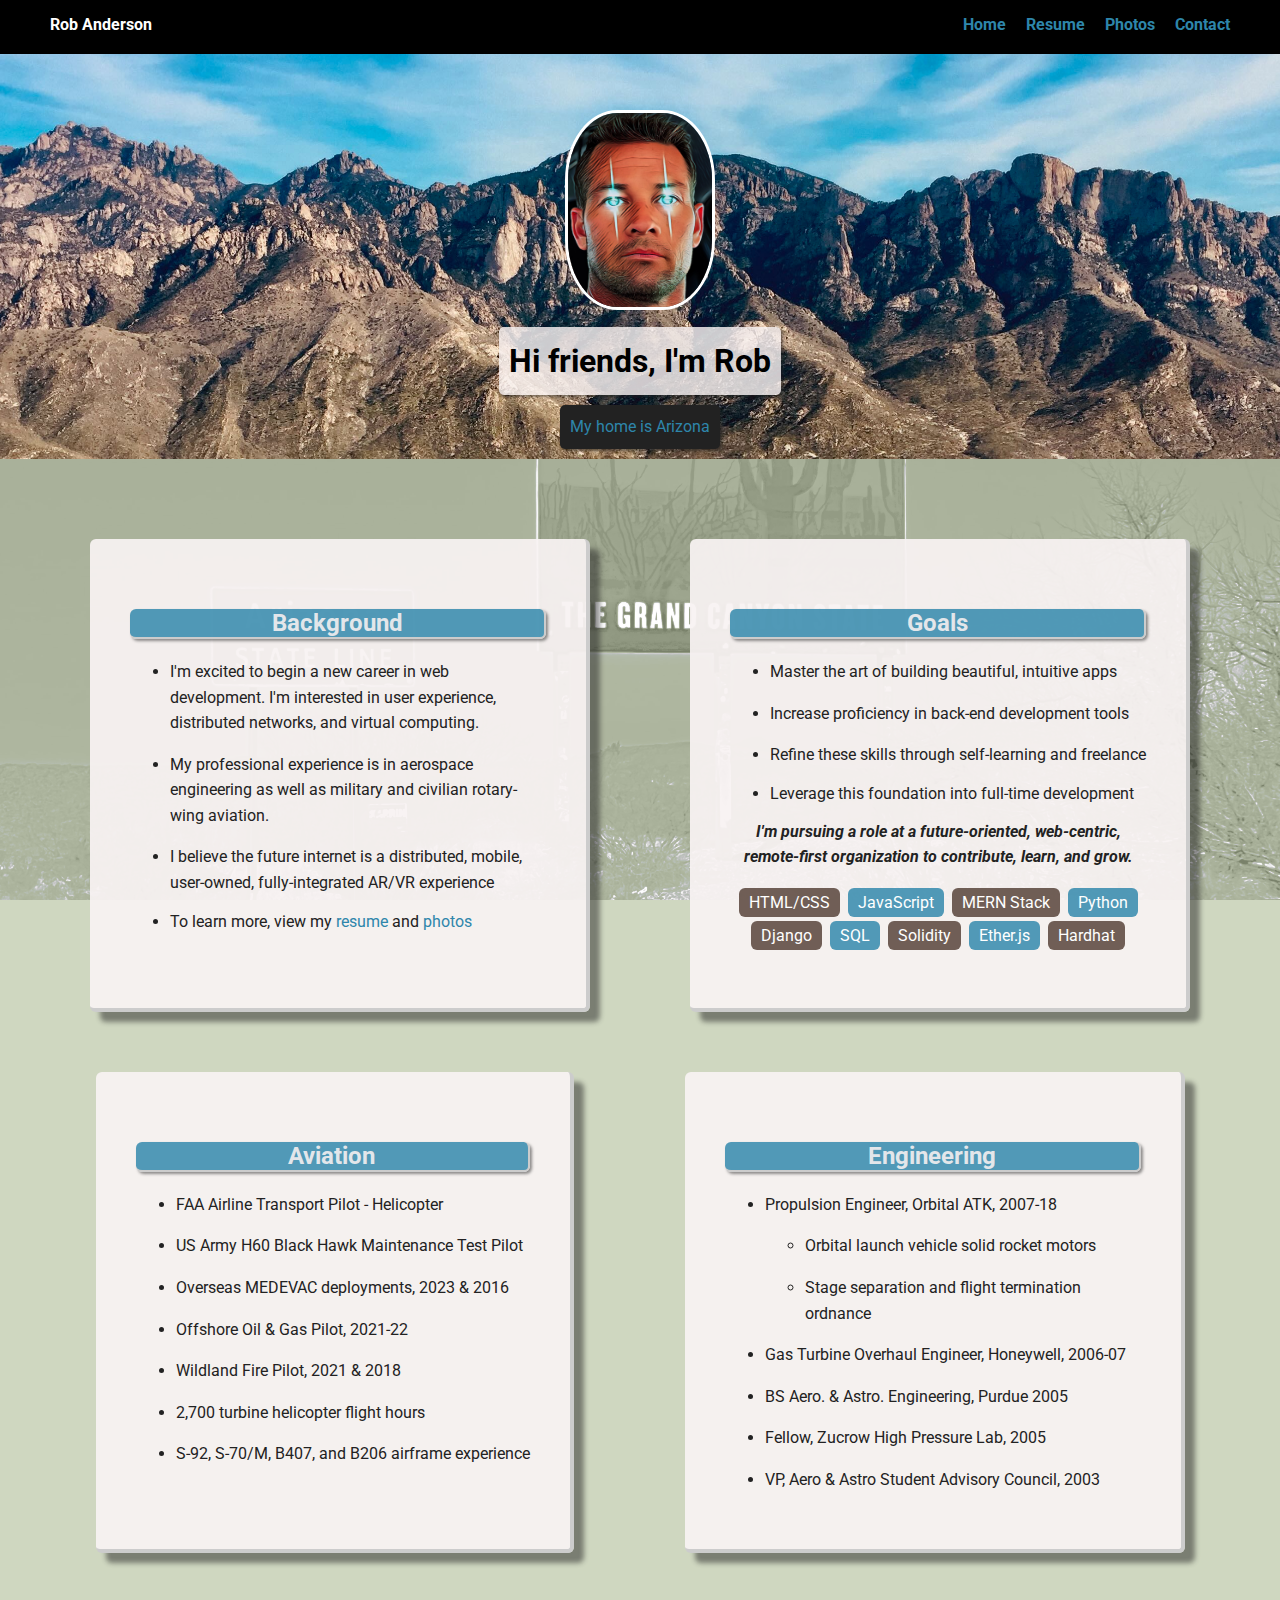
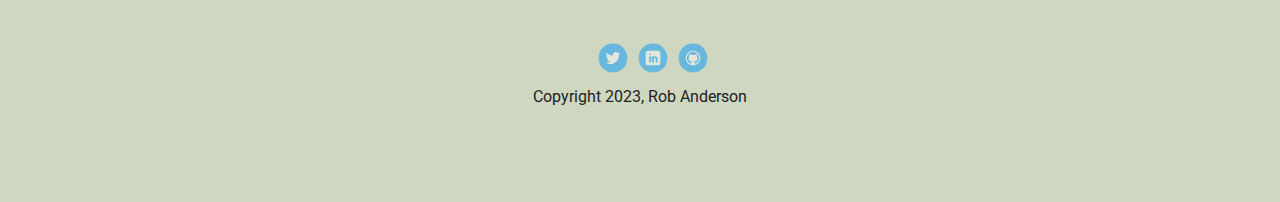
<file: index.html>
<!doctype html>
<html lang="en">
<head>
    <meta charset="utf-8">
    <title>Rob Anderson's Profile</title>
    <meta name="viewport" content="width=device-width, initial-scale=1.0">
    <link rel="stylesheet" href="styles.css">
    <link href="https://fonts.googleapis.com/css?family=Muli%7CRoboto:400,300,500,700,900" rel="stylesheet">
</head>

<body id="index-body">
    <nav class="header-nav">
      <ul class="nav">
        <li class="name">Rob Anderson</li>
        <li><a href="index.html">Home</a></li>
        <li><a href="resume.html">Resume</a></li>
        <li><a href="photos.html">Photos</a></li>
        <li><a href="#contact">Contact</a></li>  
      </ul>
    </nav>

    <header id="index-header">
      <img src="images/headshot.jpeg" alt="sketchy image of Rob" class="profile-image" id="index-profile-image">
      <h1 class="tag">Hi friends, I'm Rob</h1>
      <p class="tag tag-subtext">My home is Arizona</p>
    </header>

    <main>
      <div class="index-flex"> 
        <section class="index-card">
          <h2 class="card-title">Background</h2>
          <ul>
            <li><p>I'm excited to begin a new career in web development.  I'm interested in user experience, distributed networks, and virtual computing.</p></li>
            <li><p>My professional experience is in aerospace engineering as well as military and civilian rotary-wing aviation.</p></li>
            <li><p>I believe the future internet is a distributed, mobile, user-owned, fully-integrated AR/VR experience</p></li>
            <li>To learn more, view my <a href="resume.html">resume</a> and <a href="photos.html">photos</a></li>
          </ul>
        </section> 
        <section class="index-card">
          <h2 class="card-title">Goals</h2>
          <ul class="goals">
            <li><p>Master the art of building beautiful, intuitive apps</p></li>
            <li><p>Increase proficiency in back-end development tools</p></li>
            <li><p>Refine these skills through self-learning and freelance</p></li>
            <li>Leverage this foundation into full-time development</li>
          </ul>
          <p class="mission"><em><strong>I'm pursuing a role at a future-oriented, web-centric, remote-first organization to contribute, learn, and grow.</strong></em></p>
          <ul class="skills">
            <li>HTML/CSS</li> 
            <li>JavaScript</li>
            <li>MERN Stack</li>
            <li>Python</li>
            <li>Django</li>
            <li>SQL</li>
            <li>Solidity</li>
            <li>Ether.js</li>
            <li>Hardhat</li>
          </ul>
        </section> 
      </div>
      <div class="index-flex" id="experience">
        <section class="index-card">
          <h2 class="card-title">Aviation</h2>
          <ul>
            <li><p>FAA Airline Transport Pilot - Helicopter</p></li>
            <li><p>US Army H60 Black Hawk Maintenance Test Pilot</p></li>
            <li><p>Overseas MEDEVAC deployments, 2023 & 2016</p></li>
            <li><p>Offshore Oil & Gas Pilot, 2021-22</p></li>
            <li><p>Wildland Fire Pilot, 2021 & 2018</p></li>
            <li><p>2,700 turbine helicopter flight hours</p></li>
            <li><p>S-92, S-70/M, B407, and B206 airframe experience</p></li>
          </ul>
        </section> 
        <section class="index-card">
          <h2 class="card-title">Engineering</h2>
          <ul class="goals">
            <li><p>Propulsion Engineer, Orbital ATK, 2007-18</p>
              <ul>
                <li><p>Orbital launch vehicle solid rocket motors</p></li>
                <li><p>Stage separation and flight termination ordnance</p></li>
              </ul>
            </li>
            <li><p>Gas Turbine Overhaul Engineer, Honeywell, 2006-07</p></li>
            <li><p>BS Aero. & Astro. Engineering, Purdue 2005</p></li>
            <li><p>Fellow, Zucrow High Pressure Lab, 2005</p></li>
            <li><p>VP, Aero & Astro Student Advisory Council, 2003</p></li>
          </ul>
        </section>  
      </div>
    </main>
    
    <footer>
      <ul id="contact">
        <li><a href="https://twitter.com/RobAnde55808607" target="_blank" class="social twitter">Twitter</a></li>
        <li><a href="https://www.linkedin.com/in/engineer-pilot-rob-anderson" target="_blank" class="social linkedin">LinkedIn</a></li>
        <li><a href="https://github.com/RobAnderson-Dev" target="_blank" class="social github">Github</a></li>
      </ul>
      <p class="copyright">Copyright 2023, Rob Anderson</p>
    </footer>
  </body>
</html>
</file>
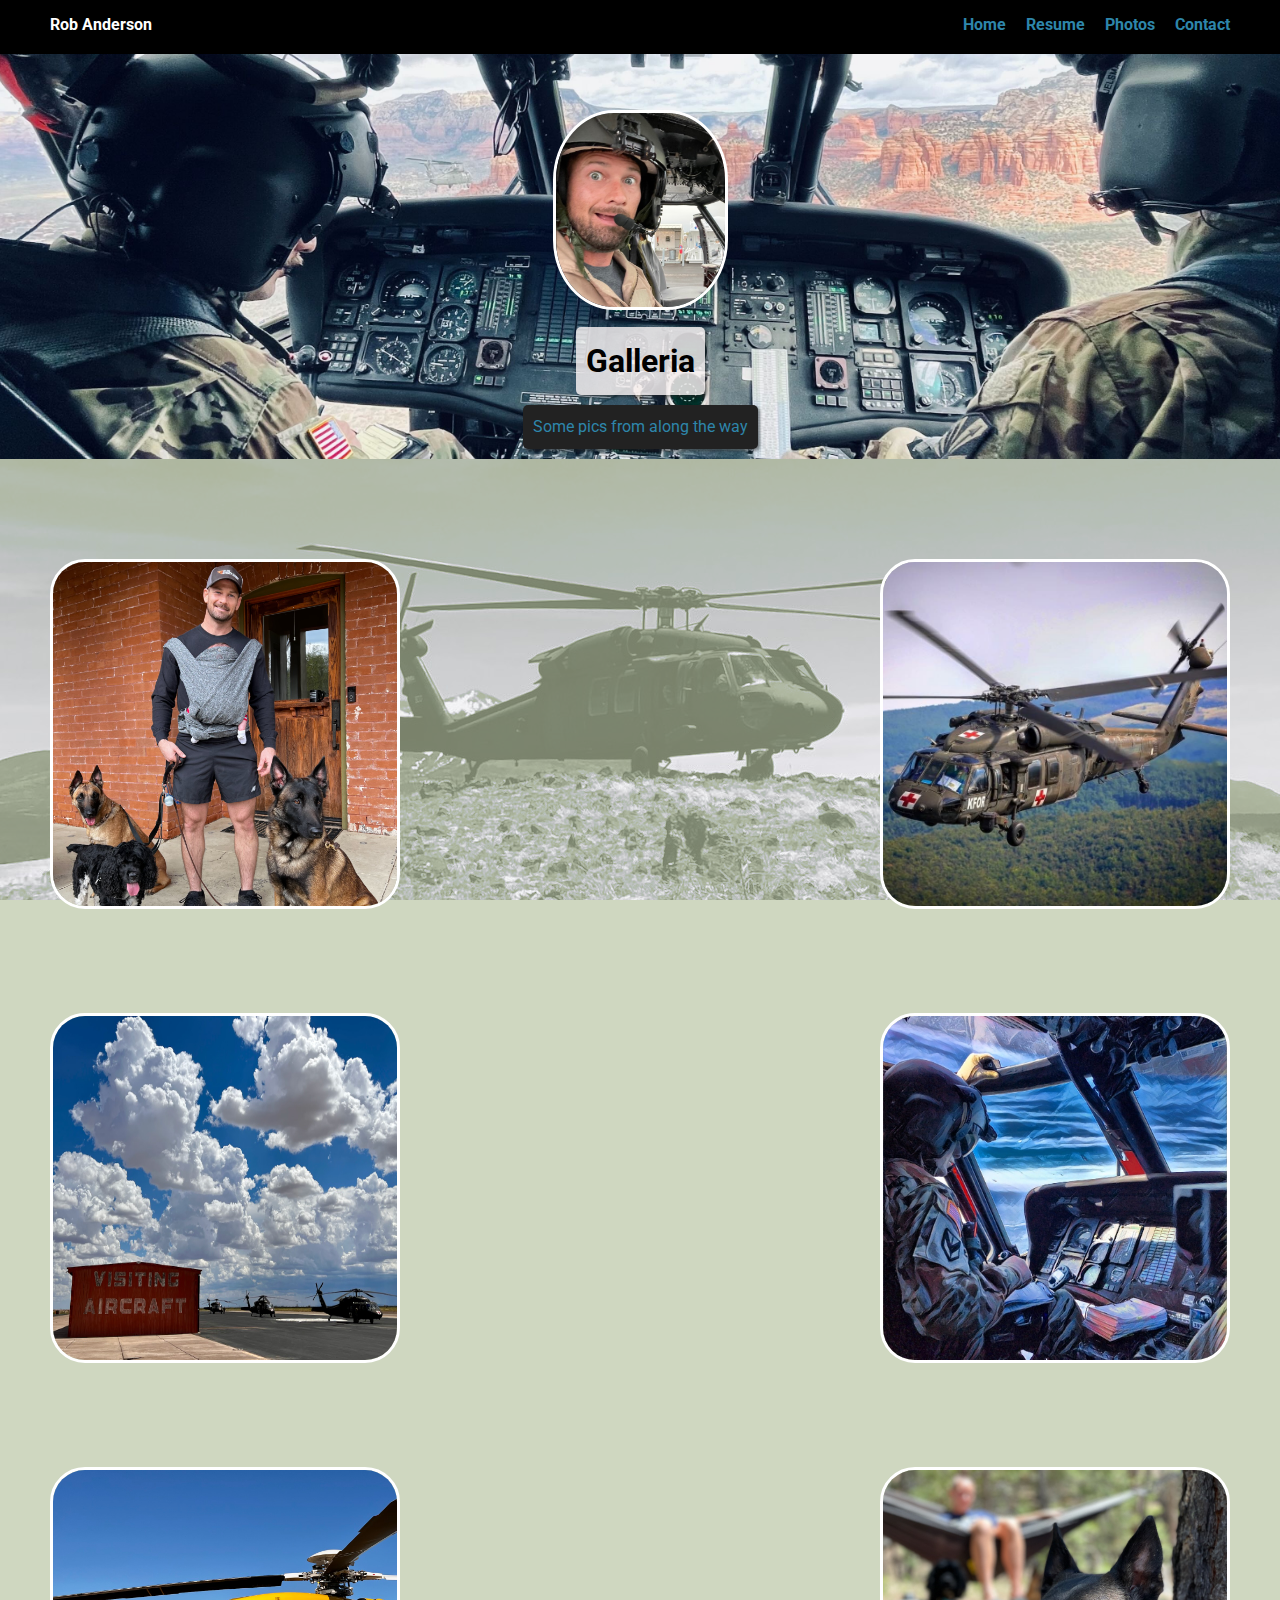
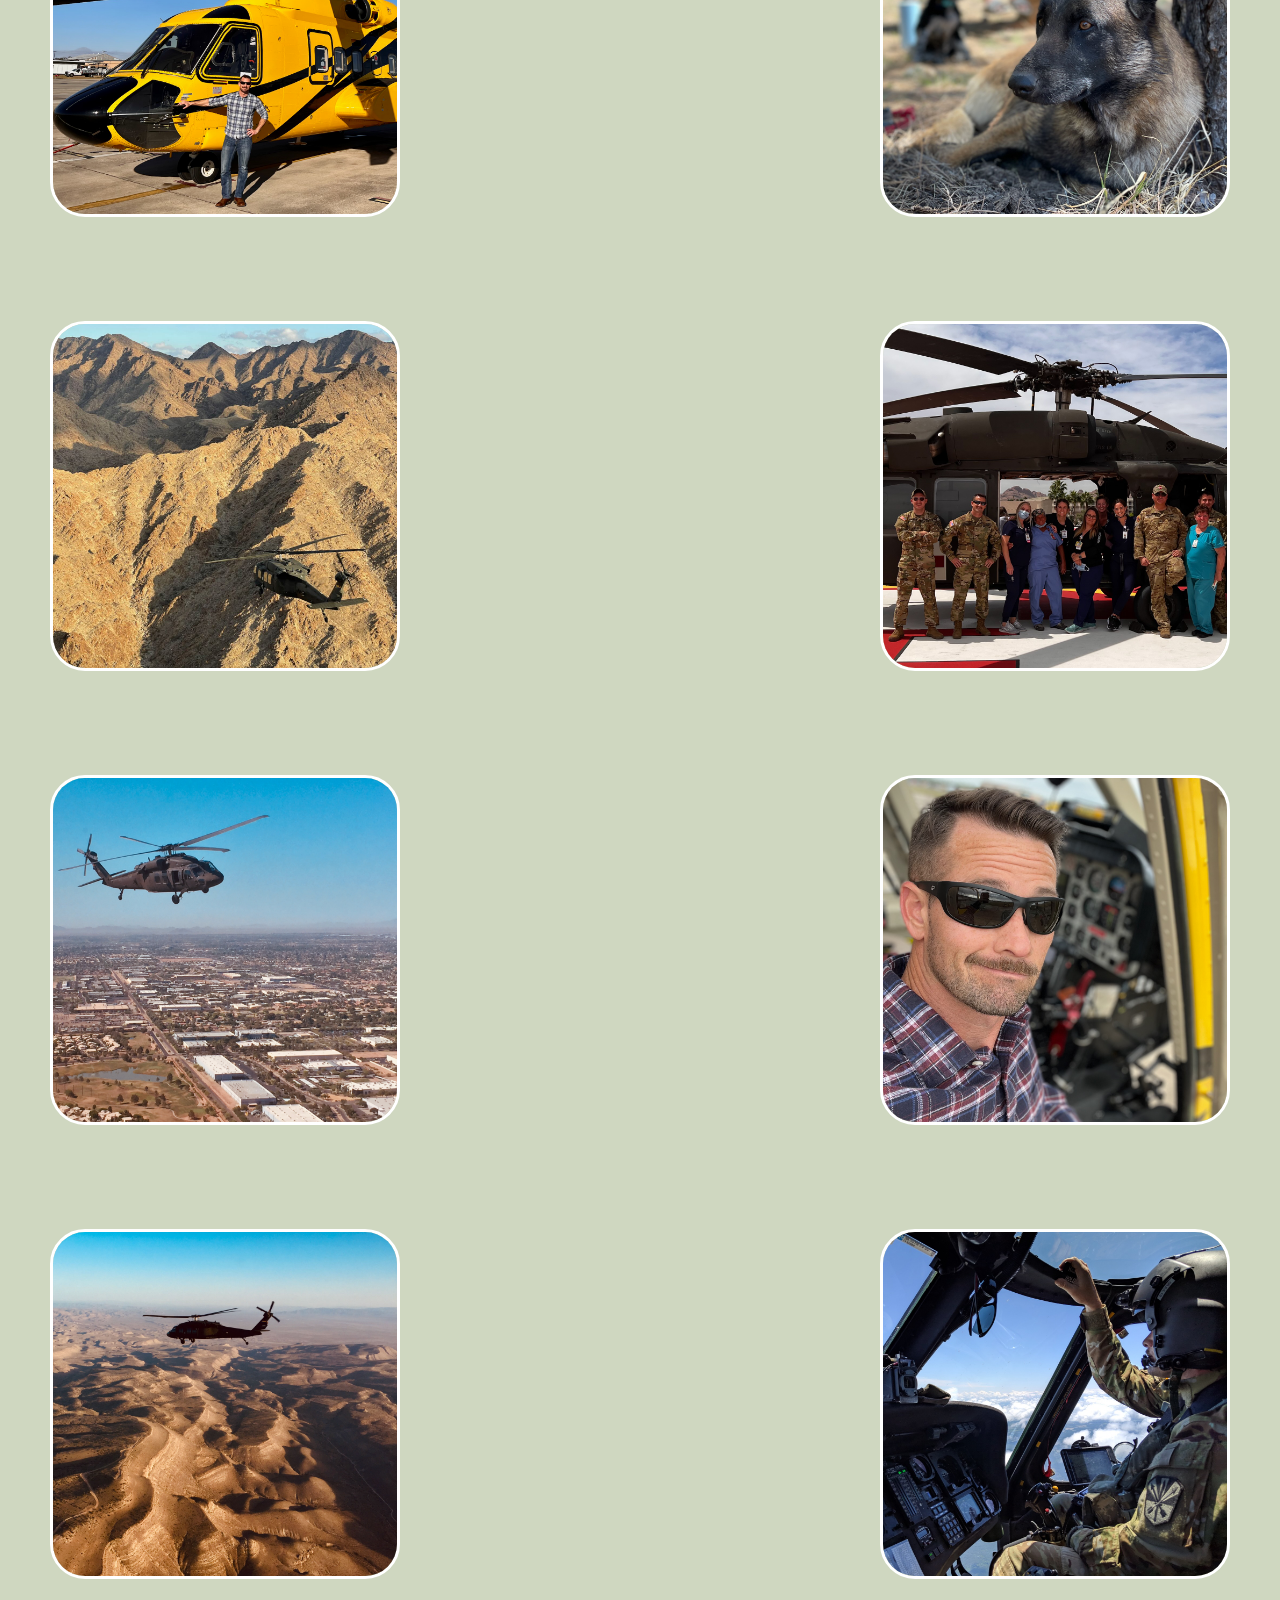
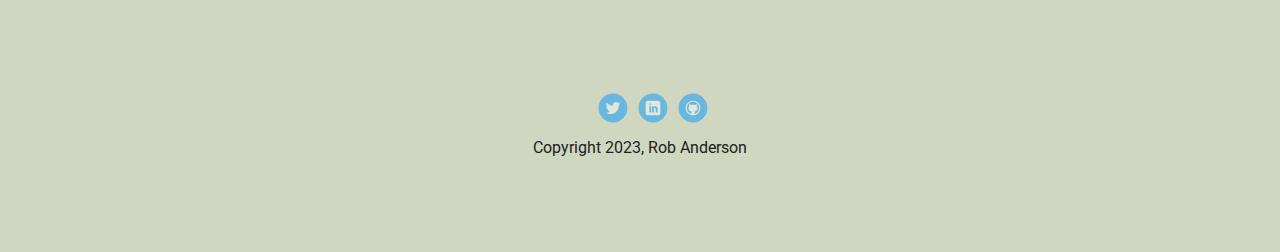
<file: photos.html>
<!doctype html>
<html lang="en">
<head>
    <meta charset="utf-8">
    <title>Rob's Photos</title>
    <meta name="viewport" content="width=device-width, initial-scale=1.0">
    <link rel="stylesheet" href="styles.css">
    <link href="https://fonts.googleapis.com/css?family=Muli%7CRoboto:400,300,500,700,900" rel="stylesheet">
</head>

<body id="photos-body">
    <nav class="header-nav">
        <ul class="nav">
            <li class="name">Rob Anderson</li>
            <li><a href="index.html">Home</a></li>
            <li><a href="resume.html">Resume</a></li>
            <li><a href="photos.html">Photos</a></li>
            <li><a href="#contact">Contact</a></li>
        </ul> 
    </nav>

    <header id="photos-header">
        <img src="images/solo.jpeg" alt="Rob in the cockpit" class="profile-image" id="photos-profile-image">
        <h1 class="tag">Galleria</h1>
        <p class="tag tag-subtext">Some pics from along the way</p>
    </header>

    <main> 
        <div class="photos-flex">
            <div><img class="photo" src="images/walk.jpeg" alt="Rob with baby and dogs"></div>
            <div><img class="photo" src="images/kfor.jpeg" alt="medevac helicopter in kosovo"></div>
            <div><img class="photo" src="images/clouds.jpeg" alt="helicopters on the ramp in Texas"></div>
            <div><img class="photo" src="images/cartoon.jpeg" alt="cartoonish photo of helicopter cockpit"></div>
            <div><img class="photo" src="images/big-yellow.jpeg" alt="Rob in front of S92 helicopter"></div>
            <div><img class="photo" src="images/radar.jpeg" alt="portrait of a belgian malinois"></div>
            <div><img class="photo" src="images/desert-mountains.jpeg" alt="helicopter over desert mountains"></div>
            <div><img class="photo" src="images/hospital.jpeg" alt="helicopter on top of hospital"></div>
            <div><img class="photo" src="images/over-phoenix.jpeg" alt="black hawk helicopter over Phoenix"></div>
            <div><img class="photo" src="images/selfie.jpeg" alt="Rob in Bell 407 helicopter cockpit"></div>
            <div><img class="photo" src="images/desert.jpeg" alt="helicopter over the Arizona desert"></div>
            <div><img class="photo" src="images/on-top.jpeg" alt="Rob flying a helicopter over clouds"></div>
        </div>
    </main>
    
    <footer>
        <ul id="contact">
            <li><a href="https://twitter.com/RobAnde55808607" target="_blank" class="social twitter">Twitter</a></li>
            <li><a href="https://www.linkedin.com/in/engineer-pilot-rob-anderson" target="_blank" class="social linkedin">LinkedIn</a></li>
            <li><a href="https://github.com/RobAnderson-Dev" target="_blank" class="social github">Github</a></li>
        </ul>
        <p class="copyright">Copyright 2023, Rob Anderson</p>
    </footer>
</body>
</html>
</file>
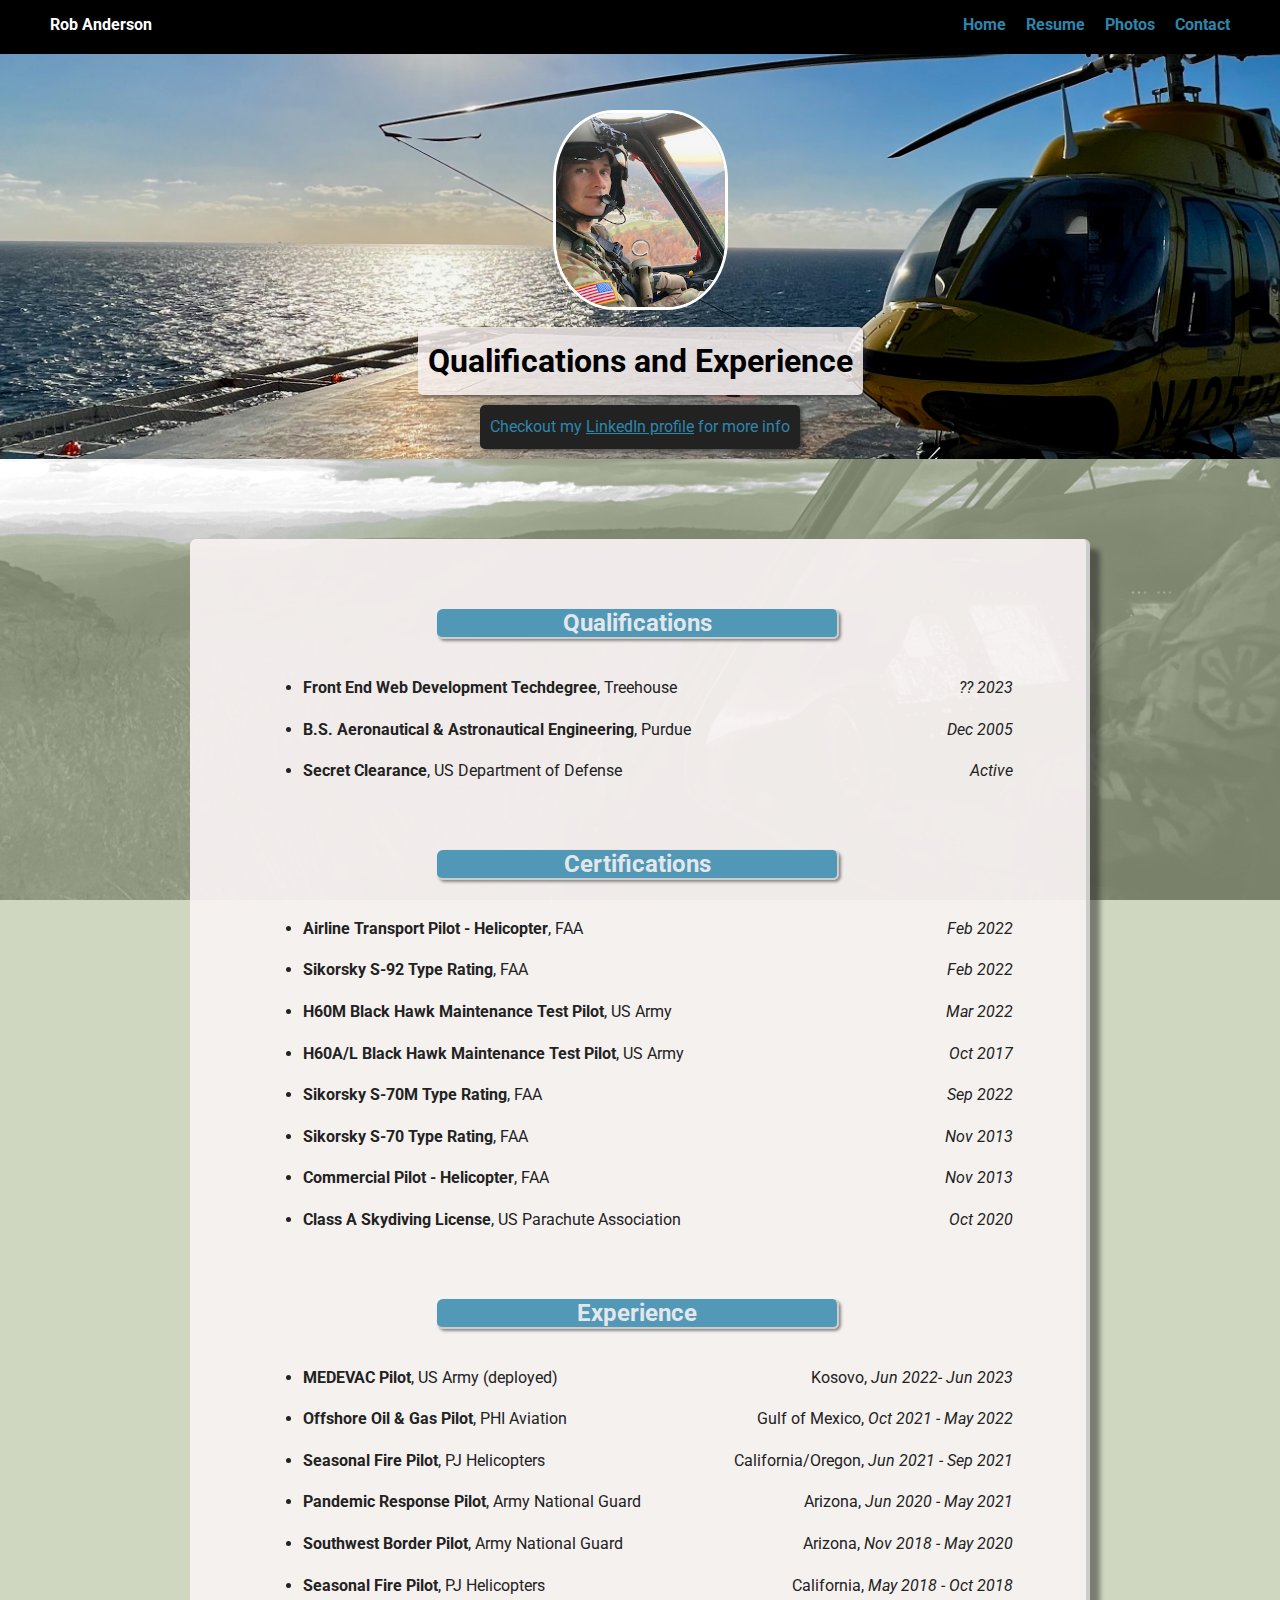
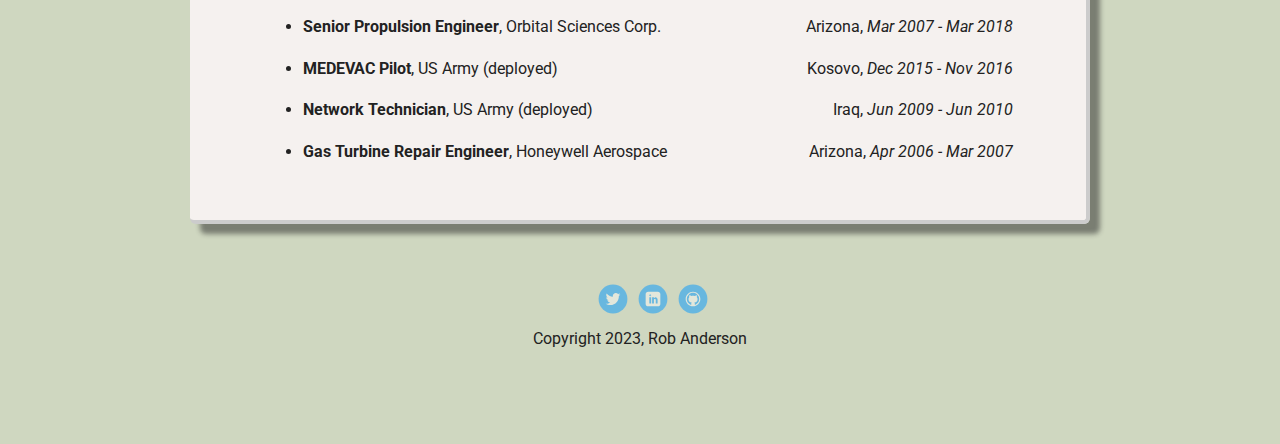
<file: resume.html>
<!doctype html>
<html lang="en">
<head>
    <meta charset="utf-8">
    <title>Rob's Experience</title>
    <meta name="viewport" content="width=device-width, initial-scale=1.0">
    <link rel="stylesheet" href="styles.css">
    <link href="https://fonts.googleapis.com/css?family=Muli%7CRoboto:400,300,500,700,900" rel="stylesheet">
</head>

<body id="resume-body">
    <nav class="header-nav">
        <ul class="nav">
            <li class="name">Rob Anderson</li>
            <li><a href="index.html">Home</a></li>
            <li><a href="resume.html">Resume</a></li>
            <li><a href="photos.html">Photos</a></li>
            <li><a href="#contact">Contact</a></li>
        </ul> 
    </nav>

    <header id="resume-header">
        <img src="images/cockpit.jpeg" alt="Rob in Kosovo" class="profile-image" id="resume-profile-image">
        <h1 class="tag">Qualifications and Experience</h1>
        <p class="tag tag-subtext">Checkout my <u><a href="https://www.linkedin.com/in/engineer-pilot-rob-anderson" target="_blank" class="linked-in">LinkedIn profile</a></u> for more info</p>
    </header>

    <main> 
        <section class="resume-card">
            <div class="section-title">
                <h2 class="section-title-text">Qualifications</h2>
            </div>
            <div class="resume-flex">
                <section class="left-text">
                    <ul>
                        <li><p><strong>Front End Web Development Techdegree</strong>, Treehouse</p></li>
                        <li><p><strong>B.S. Aeronautical & Astronautical Engineering</strong>, Purdue</p></li>
                        <li><p><strong>Secret Clearance</strong>, US Department of Defense</p></li>
                    </ul>
                </section>
                <section class="right-text">
                    <p><em>?? 2023</em></p>
                    <p><em>Dec 2005</em></p>
                    <p><em>Active</em></p>
                </section>
            </div>
            <div class="section-title">
                <h2 class="section-title-text">Certifications</h2>
            </div>
            <div class="resume-flex">
                <section class="left-text">
                    <ul>
                        <li><p><strong>Airline Transport Pilot - Helicopter</strong>, FAA</p></li>
                        <li><p><strong>Sikorsky S-92 Type Rating</strong>, FAA</p></li>
                        <li><p><strong>H60M Black Hawk Maintenance Test Pilot</strong>, US Army</p></li>
                        <li><p><strong>H60A/L Black Hawk Maintenance Test Pilot</strong>, US Army</p></li>
                        <li><p><strong>Sikorsky S-70M Type Rating</strong>, FAA</p></li>
                        <li><p><strong>Sikorsky S-70 Type Rating</strong>, FAA</p></li>
                        <li><p><strong>Commercial Pilot - Helicopter</strong>, FAA</p></li>
                        <li><p><strong>Class A Skydiving License</strong>, US Parachute Association</p></li>
                    </ul>
                </section>
                <section class="right-text">
                    <p><em>Feb 2022</em></p>
                    <p><em>Feb 2022</em></p>
                    <p><em>Mar 2022</em></p>
                    <p><em>Oct 2017</em></p>
                    <p><em>Sep 2022</em></p>
                    <p><em>Nov 2013</em></p>
                    <p><em>Nov 2013</em></p>
                    <p><em>Oct 2020</em></p>
                </section>
            </div>
            <div class="section-title">
                <h2 class="section-title-text">Experience</h2>
            </div>
            <div class="resume-flex">
                <section class="left-text">
                    <ul>
                        <li><p><strong>MEDEVAC Pilot</strong>, US Army (deployed)</p></li>
                        <li><p><strong>Offshore Oil & Gas Pilot</strong>, PHI Aviation</p></li>
                        <li><p><strong>Seasonal Fire Pilot</strong>, PJ Helicopters</p></li>
                        <li><p><strong>Pandemic Response Pilot</strong>, Army National Guard</p></li>
                        <li><p><strong>Southwest Border Pilot</strong>, Army National Guard
                        </p></li>
                        <li><p><strong>Seasonal Fire Pilot</strong>, PJ Helicopters</p></li>
                        <li><p><strong>Senior Propulsion Engineer</strong>, Orbital Sciences Corp.</p></li>
                        <li><p><strong>MEDEVAC Pilot</strong>, US Army (deployed)</p></li>
                        <li><p><strong>Network Technician</strong>, US Army (deployed)</p></li>
                        <li><p><strong>Gas Turbine Repair Engineer</strong>, Honeywell Aerospace</p></li>
                    </ul>
                </section>
                <section class="right-text">
                    <p>Kosovo, <em>Jun 2022- Jun 2023</em></p>
                    <p>Gulf of Mexico, <em>Oct 2021 - May 2022</em></p>
                    <p>California/Oregon, <em>Jun 2021 - Sep 2021</em></p>
                    <p>Arizona, <em>Jun 2020 - May 2021</em></p>
                    <p>Arizona, <em>Nov 2018 - May 2020</em></p>
                    <p>California, <em>May 2018 - Oct 2018</em></p>
                    <p>Arizona, <em>Mar 2007 - Mar 2018</em></p>
                    <p>Kosovo, <em>Dec 2015 - Nov 2016</em></p>
                    <p>Iraq, <em>Jun 2009 - Jun 2010</em></p>
                    <p>Arizona, <em>Apr 2006 - Mar 2007</em></p>
                </section>
            </div>
        </section>
    </main>
    
    <footer>
        <ul id="contact">
            <li><a href="https://twitter.com/RobAnde55808607" target="_blank" class="social twitter">Twitter</a></li>
            <li><a href="https://www.linkedin.com/in/engineer-pilot-rob-anderson" target="_blank" class="social linkedin">LinkedIn</a></li>
            <li><a href="https://github.com/RobAnderson-Dev" target="_blank" class="social github">Github</a></li>
        </ul>
        <p class="copyright">Copyright 2023, Rob Anderson</p>
    </footer>
</body>
</html>
</file>
<file: styles.css>
/* Global Layout Set-up */
* { 
  box-sizing: border-box;
}
  
body {
  margin: 0;
  padding: 0;
  text-align: center;
  font-family: 'Roboto', sans-serif;
  color: #222;
}

/* Blended Background Images */

#index-body {
  background: url("images/highway-sign.jpeg"), #b6c3a0a9;
  background-position: bottom;
  background-blend-mode: lighten;
  background-attachment: fixed;
  background-size: 100%;
}
#resume-body {
  background: url("images/mission.jpeg"), #b6c3a0a9;
  background-position: bottom;
  background-blend-mode: lighten;
  background-attachment: fixed;
  background-size: 100%;
}
#photos-body {
  background: url("images/hawk.jpeg"), #b6c3a0a9;
  background-position: bottom;
  background-blend-mode: lighten;
  background-attachment: fixed;
  background-size: 100%;
}

/* Global Link Styling */

a {
  text-decoration: none;
  color: #2E86AB;
}
a:hover {
  color: #564138;
}

/* Navigation Bar Styling */

.header-nav {
  width: 100%;
  background: black;
  min-height: 30px;
  padding: 10px;
  position: fixed;
  text-align: center;
}
.nav {
  display: flex;
  justify-content: space-around;
  font-weight: 700;
  list-style-type: none;
  margin: 0 auto;
  padding: 0;
}
.nav .name {
  display: none;
}
.nav li {
  padding: 5px 10px 10px 10px;
}
.nav a {
  transition: all .5s;
}
.nav a:hover {
  color: white
}

/* Header Images */

#index-header {
  background: url('images/catalinas.jpeg') no-repeat top center;
  background-size: cover;
  overflow: hidden;
}
#resume-header {
  background: url('images/little-heli.jpeg') no-repeat top center;
  background-size: cover;
  overflow: hidden;
}
#photos-header {
  background: url('images/sedona.jpeg') no-repeat top center;
  background-size: cover;
  overflow: hidden;
}

/* Header Styling */

header {
  text-align: center;
  padding-top: 60px;
  line-height: 1.5;
}
header .profile-image {
  margin-top: 50px;
  height: 200px;
  border-radius: 35%;
  border: 3px solid white;
  transition: all 1.5s;
}
header .profile-image:hover {
  transform: rotateY(360deg);
}
#index-profile-image {
  width: 150px;
}
#resume-profile-image {
  width: 175px;
}
#photos-profile-image {
  width: 175px;
}
.tag {
  background-color: #f8f2f2d2;
  color: black;
  padding: 10px;
  border-radius: 5px;
  display: table;
  margin: 10px auto;
  box-shadow: 2px 2px 3px #2222227e;
} 
.tag-subtext {
  background-color: #222;
  color: #2e86ab;
}

/* Resume Page Tag-Subtext Link */

.linked-in {
  transition: all .5s;
}

.linked-in:hover {
  color: white;
}

/* Index Page Card Styling */

.index-card {
  margin: 30px;
  padding: 20px 40px 40px;
  max-width: 500px;
  text-align: left;
  background: #f8f2f2ee;
  border-bottom: 4px solid #ccc;
  border-right: 4px solid #ccc;
  border-radius: 6px;
  box-shadow: 10px 10px 5px #2222227e;
  transition: all 1s;
}
.index-card:hover {
  transform: scale(1.1, 1.1);
}
.card-title {
  text-align: center;
  color: #f8f2f2e3;
  background-color: #2e86abd3;
  margin-top: 50px;
  border-bottom: 2px solid #ccc;
  border-right: 2px solid #ccc;
  border-radius: 6px;
  box-shadow: 2px 2px 3px #2222227e;
}
ul.skills {
  padding: 0;
  text-align: center;
}
.skills li {
  border-radius: 6px;
  display: inline-block;
  color: white;
  padding: 5px 10px;
  margin: 2px;
}
.skills li:nth-child(even) {
  background: #2e86abd3;
}
.skills li:nth-child(odd) {
  background: #564138d6;
}
.mission {
  text-align: center;
}

/* Resume Page Styling */

.resume-card {
  margin: 30px auto;
  padding: 20px 40px 40px;
  max-width: 900px;
  background: #f8f2f2ee;
  border-bottom: 4px solid #ccc;
  border-right: 4px solid #ccc;
  border-radius: 6px;
  box-shadow: 10px 10px 5px #2222227e;
  transition: all 1s;
}
.resume-card:hover {
  transform: scale(1.05, 1.05);
}
.section-title {
  display: inline-block;
  text-align: center;
  color: #f8f2f2e3;
  background-color: #2e86abd3;
  margin-top: 50px;
  margin-bottom: 20px;
  border-bottom: 2px solid #ccc;
  border-right: 2px solid #ccc;
  border-radius: 6px;
  box-shadow: 2px 2px 3px #2222227e;
}
.section-title-text {
  width: 400px;
  margin: 0 auto;
}
.left-text {
  text-align: left;
  max-width: 500px;
}
.right-text {
  text-align: right;
  max-width: 300px;
}

/* Photos Page Styling */

.photo {
  margin: 50px;
  width: 350px;
  height: 350px;
  border-radius: 10%;
  border: 3px solid white;
  transition: all 1.5s;
}
.photo:hover {
  transform: scale(1.5, 1.5);
}

/* Global Footer Styling */

footer {
  width: 100%;
  min-height: 30px;
  padding: 20px 0 40px 20px;
}
footer .copyright {
  top: -8px;
  margin-right: 20px;
  font-size: .75em;
}
footer ul {
  list-style-type: none;
  margin: 0;
  padding: 0;
}
footer ul li {
  display: inline-block;
}
a.social {
  display: inline-block;
  text-indent: -9999px;
  margin-left: 5px;
  width: 30px;
  height: 30px;
  background-size: 30px 30px;
  opacity: .5;
  transition: all .25s;
}
a.twitter {
  background-image: url(images/twitter.svg);
}
a.linkedin {
  background-image: url(images/linkedin.svg);
}
a.github {
  background-image: url(images/github.svg);
}
a.social:hover {
  opacity: 1;
}
.clearfix {
  clear: both;
}

/* Styles for Larger Screens */

@media screen and (min-width: 720px) {
  
  .index-flex {
      display: flex;
      max-width: 1200px;
      justify-content: space-around;
      margin: 0 auto;
  }
  .resume-flex {
    display: flex;
    max-width: 750px;
    justify-content: space-between;
    margin: 0 auto;
  }
  .photos-flex {
    display: flex;
    flex-direction: row;
    flex-wrap: wrap;
    max-width: 1500px;
    justify-content: space-between;
    margin: 0 auto;
}

  header {
    min-height: 450px;
  }

  .nav {
    max-width: 1200px;
  }

  .nav .name {
    display: block;
    margin-right: auto;
    color: white;
  }

  main {
    padding-top: 50px;
  }

  main p {
    line-height: 1.6em;
  }

  footer {
    font-size: 1.3em;
    max-width: 1200px;
    margin: 40px auto;
  }

}
</file>
